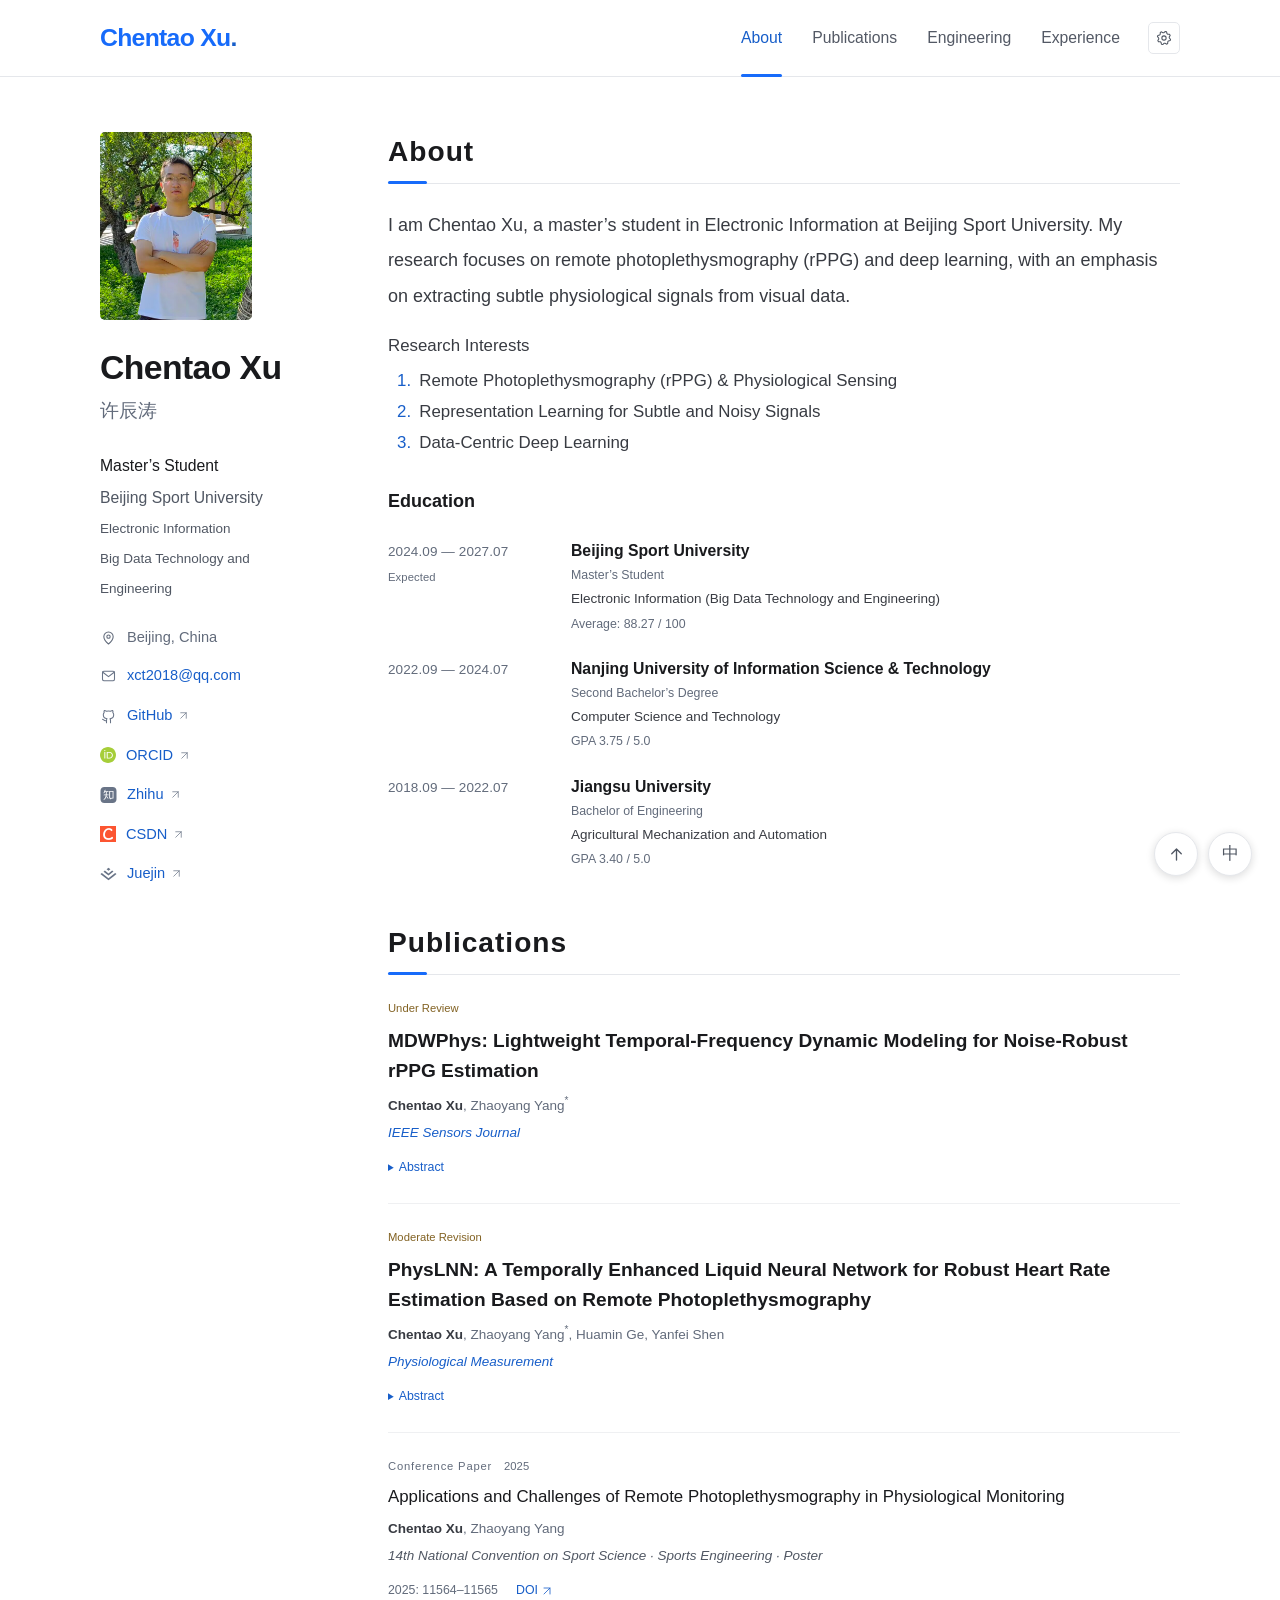
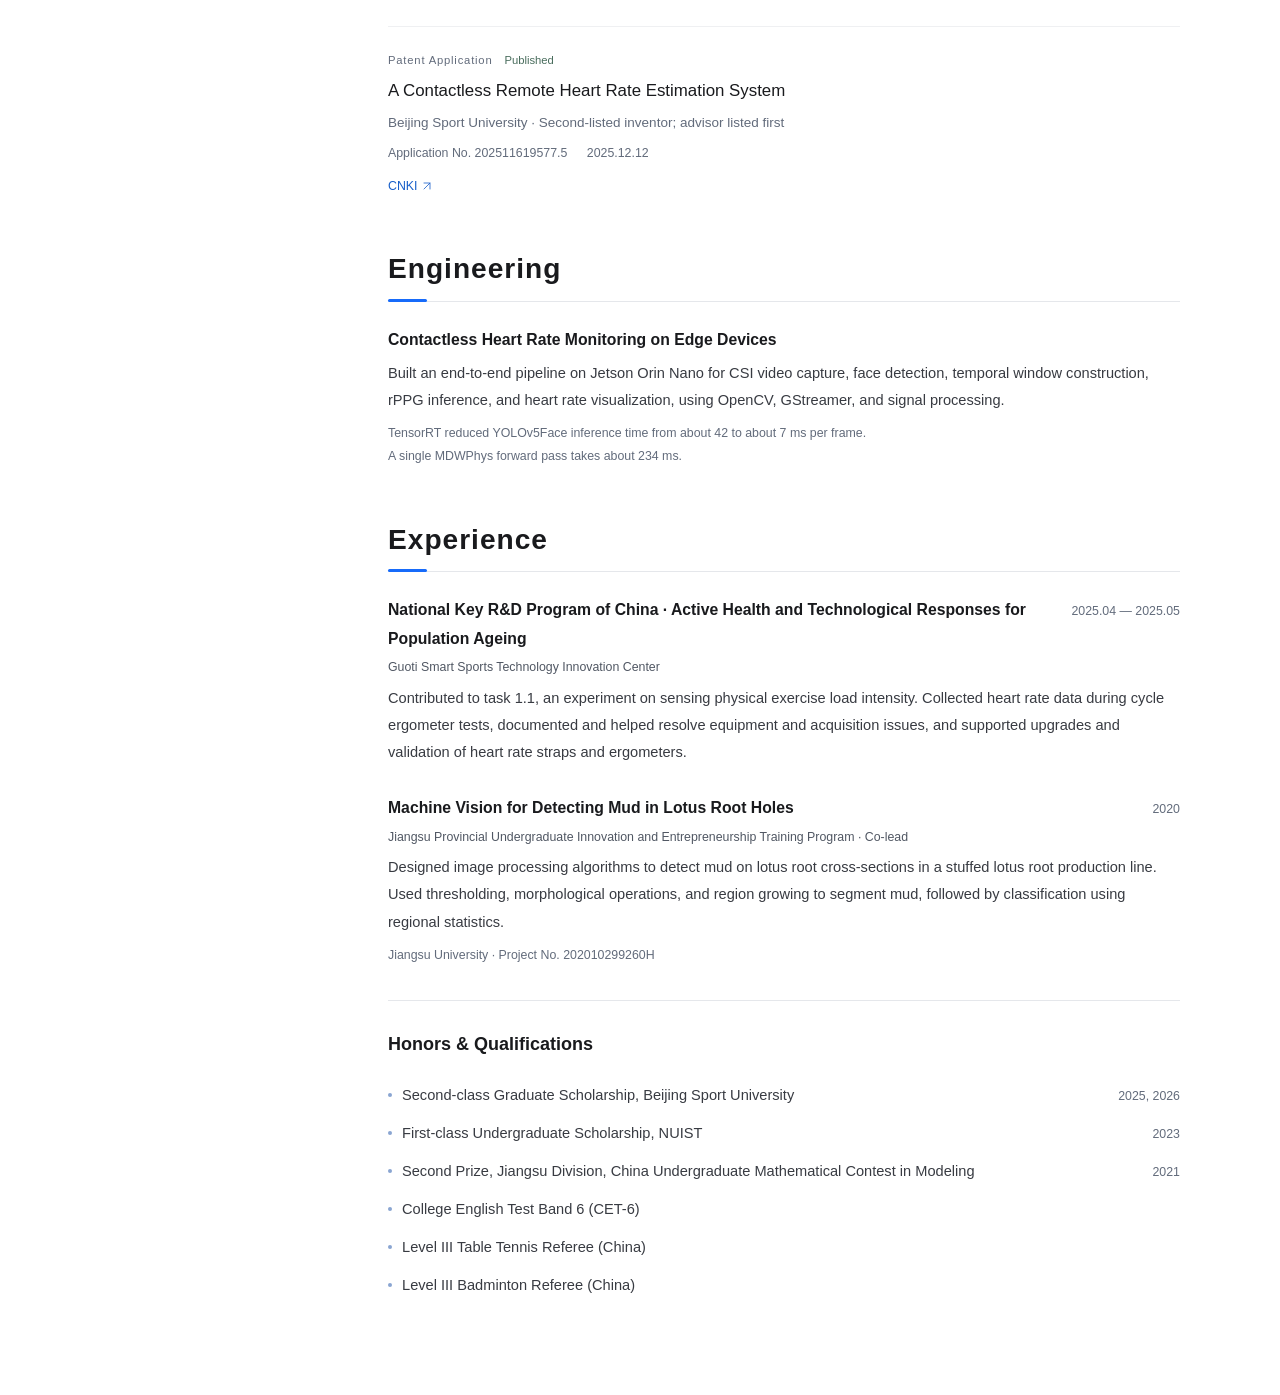
<file: index.html>
<!doctype html>
<html lang="en">
<head>
  <meta charset="utf-8">
  <meta name="viewport" content="width=device-width, initial-scale=1">
  <meta name="color-scheme" content="light dark">
  <meta name="theme-color" content="#ffffff" media="(prefers-color-scheme: light)">
  <meta name="theme-color" content="#1a1b1f" media="(prefers-color-scheme: dark)">
  <title>Chentao Xu · Academic Homepage</title>
  <meta name="description" content="Chentao Xu studies remote photoplethysmography (rPPG) and deep learning at Beijing Sport University, focusing on physiological sensing, subtle signal representation learning, and data-centric deep learning.">
  <link rel="canonical" href="https://tao355667.github.io/">
  <meta property="og:type" content="profile">
  <meta property="og:title" content="Chentao Xu · Academic Homepage">
  <meta property="og:description" content="Chentao Xu studies remote photoplethysmography (rPPG) and deep learning at Beijing Sport University, focusing on physiological sensing, subtle signal representation learning, and data-centric deep learning.">
  <meta property="og:url" content="https://tao355667.github.io/">
  <meta property="og:image" content="https://tao355667.github.io/assets/images/chentao-xu.jpg?v=2">
  <link rel="icon" type="image/svg+xml" sizes="any" href="assets/favicon.svg?v=2">
  <script async src="assets/visit.js?v=3"></script>
  <script src="assets/theme.js?v=4"></script>
  <link rel="stylesheet" href="assets/palette.css?v=4">
  <link rel="stylesheet" href="assets/style.css?v=10">
  <script src="assets/i18n.js?v=10" defer></script>
  <script src="assets/main.js?v=4" defer></script>
</head>
<body id="top">
  <a class="skip-link" href="#main" data-i18n="skip">Skip to content</a>
  <p id="visit-check" role="status" data-nosnippet>尚未启动上报，请确认此页可以运行 JavaScript。 / Waiting for the reporting script to run.</p>
  <svg class="icon-definitions" xmlns="http://www.w3.org/2000/svg" aria-hidden="true">
    <symbol id="icon-mail" viewBox="0 0 24 24"><rect x="3" y="5" width="18" height="14" rx="2"/><path d="m3 6 9 7 9-7"/></symbol>
    <symbol id="icon-location" viewBox="0 0 24 24"><path d="M19 10c0 5-7 11-7 11S5 15 5 10a7 7 0 1 1 14 0Z"/><circle cx="12" cy="10" r="2.5"/></symbol>
    <symbol id="icon-github" viewBox="0 0 24 24"><path d="M9 19c-4 1-4-2-6-2m12 5v-3.4a3 3 0 0 0-.8-2.3c2.7-.3 5.6-1.3 5.6-6a4.7 4.7 0 0 0-1.3-3.2 4.3 4.3 0 0 0-.1-3.2S17.4 3.6 15 5a11 11 0 0 0-6 0C6.6 3.6 5.6 3.9 5.6 3.9a4.3 4.3 0 0 0-.1 3.2A4.7 4.7 0 0 0 4.2 10c0 4.7 2.9 5.7 5.6 6A3 3 0 0 0 9 18.3V22"/></symbol>
    <symbol id="icon-arrow" viewBox="0 0 24 24"><path d="M6 18 18 6M6 6h12v12"/></symbol>
    <symbol id="icon-zhihu" viewBox="0 0 24 24"><path d="M5.721 0C2.251 0 0 2.25 0 5.719V18.28C0 21.751 2.252 24 5.721 24h12.56C21.751 24 24 21.75 24 18.281V5.72C24 2.249 21.75 0 18.281 0zm1.964 4.078c-.271.73-.5 1.434-.68 2.11h4.587c.545-.006.445 1.168.445 1.171H9.384a58.104 58.104 0 01-.112 3.797h2.712c.388.023.393 1.251.393 1.266H9.183a9.223 9.223 0 01-.408 2.102l.757-.604c.452.456 1.512 1.712 1.906 2.177.473.681.063 2.081.063 2.081l-2.794-3.382c-.653 2.518-1.845 3.607-1.845 3.607-.523.468-1.58.82-2.64.516 2.218-1.73 3.44-3.917 3.667-6.497H4.491c0-.015.197-1.243.806-1.266h2.71c.024-.32.086-3.254.086-3.797H6.598c-.136.406-.158.447-.268.753-.594 1.095-1.603 1.122-1.907 1.155.906-1.821 1.416-3.6 1.591-4.064.425-1.124 1.671-1.125 1.671-1.125zM13.078 6h6.377v11.33h-2.573l-2.184 1.373-.401-1.373h-1.219zm1.313 1.219v8.86h.623l.263.937 1.455-.938h1.456v-8.86z"/></symbol>
    <symbol id="icon-juejin" viewBox="0 0 24 24"><path d="m12 14.316 7.454-5.88-2.022-1.625L12 11.1l-.004.003-5.432-4.288-2.02 1.624 7.452 5.88Zm0-7.247 2.89-2.298L12 2.453l-.004-.005-2.884 2.318 2.884 2.3Zm0 11.266-.005.002-9.975-7.87L0 12.088l.194.156 11.803 9.308 7.463-5.885L24 12.085l-2.023-1.624Z"/></symbol>
  </svg>

  <header class="masthead">
    <div class="masthead-inner">
      <a class="site-name" href="#top" aria-label="Chentao Xu, back to top">Chentao Xu<span class="site-name-dot">.</span></a>
      <nav class="navigation" aria-label="Main navigation">
        <a class="nav-link is-active" href="#about" aria-current="location" data-i18n="nav.about">About</a>
        <a class="nav-link" href="#publications" data-i18n="nav.publications">Publications</a>
        <a class="nav-link" href="#research" data-i18n="nav.research">Engineering</a>
        <a class="nav-link" href="#experience" data-i18n="nav.experience">Experience</a>
      </nav>
      <div class="header-controls">
        <details class="settings-menu" hidden>
          <summary class="settings-toggle" aria-label="Settings" title="Settings"><svg class="icon" viewBox="0 0 24 24" aria-hidden="true"><polygon points="12.00,4.00 13.95,2.19 15.83,2.76 16.44,5.35 17.66,6.34 20.31,6.44 21.24,8.17 19.85,10.44 20.00,12.00 21.81,13.95 21.24,15.83 18.65,16.44 17.66,17.66 17.56,20.31 15.83,21.24 13.56,19.85 12.00,20.00 10.05,21.81 8.17,21.24 7.56,18.65 6.34,17.66 3.69,17.56 2.76,15.83 4.15,13.56 4.00,12.00 2.19,10.05 2.76,8.17 5.35,7.56 6.34,6.34 6.44,3.69 8.17,2.76 10.44,4.15"/><circle cx="12" cy="12" r="3.2"/></svg></summary>
          <div class="settings-panel">
            <div class="settings-row">
              <span class="settings-label theme-label">Theme</span>
              <div class="theme-switch control-group" role="group" aria-label="Color theme">
                <button class="control-button theme-option" type="button" data-theme="system" aria-label="Follow system" aria-pressed="true" title="Follow system"><svg class="icon" viewBox="0 0 24 24" aria-hidden="true"><rect x="3" y="4" width="18" height="13" rx="2"/><path d="M8 21h8m-4-4v4"/></svg></button>
                <button class="control-button theme-option" type="button" data-theme="light" aria-label="Light theme" aria-pressed="false" title="Light theme"><svg class="icon" viewBox="0 0 24 24" aria-hidden="true"><circle cx="12" cy="12" r="4"/><path d="M12 2v2m0 16v2M2 12h2m16 0h2M5 5l1.5 1.5m11 11L19 19M5 19l1.5-1.5m11-11L19 5"/></svg></button>
                <button class="control-button theme-option" type="button" data-theme="dark" aria-label="Dark theme" aria-pressed="false" title="Dark theme"><svg class="icon" viewBox="0 0 24 24" aria-hidden="true"><path d="M20.9 13.1A9 9 0 0 1 10.9 3a9 9 0 1 0 10 10.1Z"/></svg></button>
              </div>
            </div>
            <div class="settings-row">
              <span class="settings-label font-size-label">Text size</span>
              <div class="font-size-switch control-group" role="group" aria-label="Text size">
                <button class="control-button font-size-option" type="button" data-font-size="large" aria-label="Large text" aria-pressed="false" title="Large text">L</button>
                <button class="control-button font-size-option" type="button" data-font-size="medium" aria-label="Medium text" aria-pressed="true" title="Medium text">M</button>
                <button class="control-button font-size-option" type="button" data-font-size="small" aria-label="Small text" aria-pressed="false" title="Small text">S</button>
              </div>
            </div>
          </div>
        </details>
      </div>
    </div>
  </header>

  <div class="page-layout">
    <aside class="profile" aria-label="Profile">
      <div class="profile-intro">
        <img class="portrait" src="assets/images/chentao-xu.jpg?v=2" width="160" height="198" alt="Portrait of Chentao Xu" fetchpriority="high">
        <div class="profile-identity">
          <h1 data-i18n="name">Chentao Xu</h1>
          <p class="english-name" lang="zh-CN" data-i18n="otherName">许辰涛</p>
          <p class="profile-role" data-i18n="role">Master’s Student</p>
          <p class="profile-affiliation" data-i18n="affiliation">Beijing Sport University<br><span>Electronic Information<br>Big Data Technology and Engineering</span></p>
        </div>
      </div>
      <div class="profile-details">
        <p class="profile-location"><svg class="icon" aria-hidden="true"><use href="#icon-location"/></svg><span data-i18n="location">Beijing, China</span></p>
        <ul class="contact-links">
          <li><a href="mailto:xct2018@qq.com"><svg class="icon" aria-hidden="true"><use href="#icon-mail"/></svg>xct2018@qq.com</a></li>
          <li><a href="https://github.com/tao355667" target="_blank" rel="noopener noreferrer"><svg class="icon" aria-hidden="true"><use href="#icon-github"/></svg>GitHub<svg class="icon external-icon" aria-hidden="true"><use href="#icon-arrow"/></svg></a></li>
          <li><a href="https://orcid.org/0009-0002-0858-279X" target="_blank" rel="noopener noreferrer"><img class="brand-image" src="assets/icons/orcid.svg" width="16" height="16" alt="" aria-hidden="true">ORCID<svg class="icon external-icon" aria-hidden="true"><use href="#icon-arrow"/></svg></a></li>
          <li><a href="https://www.zhihu.com/people/vcvc-79-65-5" target="_blank" rel="noopener noreferrer"><svg class="icon brand-icon" aria-hidden="true"><use href="#icon-zhihu"/></svg><span data-i18n="zhihu">Zhihu</span><svg class="icon external-icon" aria-hidden="true"><use href="#icon-arrow"/></svg></a></li>
          <li><a href="https://blog.csdn.net/m0_63070489" target="_blank" rel="noopener noreferrer"><img class="brand-image" src="assets/icons/csdn.ico" width="16" height="16" alt="" aria-hidden="true">CSDN<svg class="icon external-icon" aria-hidden="true"><use href="#icon-arrow"/></svg></a></li>
          <li><a href="https://juejin.cn/user/3556272969881436" target="_blank" rel="noopener noreferrer"><svg class="icon brand-icon" aria-hidden="true"><use href="#icon-juejin"/></svg><span data-i18n="juejin">Juejin</span><svg class="icon external-icon" aria-hidden="true"><use href="#icon-arrow"/></svg></a></li>
        </ul>
      </div>
    </aside>

    <main id="main">
      <section id="about" class="section about-section" aria-labelledby="about-title">
        <div class="section-heading"><h2 id="about-title" data-i18n="about">About</h2></div>
        <p class="intro" data-i18n="intro">I am Chentao Xu, a master’s student in Electronic Information at Beijing Sport University. My research focuses on remote photoplethysmography (rPPG) and deep learning, with an emphasis on extracting subtle physiological signals from visual data.</p>
        <p class="interest-heading" id="interest-title" data-i18n="interest.title">Research Interests</p>
        <ol class="interest-list" aria-labelledby="interest-title">
          <li data-i18n="interest.rppg">Remote Photoplethysmography (rPPG) &amp; Physiological Sensing</li>
          <li data-i18n="interest.representation">Representation Learning for Subtle and Noisy Signals</li>
          <li data-i18n="interest.dataCentric">Data-Centric Deep Learning</li>
        </ol>

        <h3 class="subsection-heading" data-i18n="education">Education</h3>
        <div class="education-list">
          <article class="education-item"><div class="education-date">2024.09 — 2027.07<span data-i18n="expected">Expected</span></div><div><h4 data-i18n="education.bsu">Beijing Sport University <span class="degree">Master’s Student</span></h4><p data-i18n="education.masterMajor">Electronic Information (Big Data Technology and Engineering)</p><p class="education-note" data-i18n="education.average">Average: 88.27 / 100</p></div></article>
          <article class="education-item"><div class="education-date">2022.09 — 2024.07</div><div><h4 data-i18n="education.nuist">Nanjing University of Information Science &amp; Technology <span class="degree">Second Bachelor’s Degree</span></h4><p data-i18n="education.cs">Computer Science and Technology</p><p class="education-note">GPA 3.75 / 5.0</p></div></article>
          <article class="education-item"><div class="education-date">2018.09 — 2022.07</div><div><h4 data-i18n="education.jsu">Jiangsu University <span class="degree">Bachelor of Engineering</span></h4><p data-i18n="education.agriculture">Agricultural Mechanization and Automation</p><p class="education-note">GPA 3.40 / 5.0</p></div></article>
        </div>
      </section>

      <section id="publications" class="section" aria-labelledby="publications-title">
        <div class="section-heading"><h2 id="publications-title" data-i18n="publications">Publications</h2></div>
        <div class="publications-list">
          <article class="publication">
            <div class="publication-meta"><span class="status status-review" data-i18n="underReview">Under Review</span></div>
            <h3 lang="en">MDWPhys: Lightweight Temporal-Frequency Dynamic Modeling for Noise-Robust rPPG Estimation</h3>
            <p class="authors" lang="en"><strong>Chentao Xu</strong>, Zhaoyang Yang<sup>*</sup></p>
            <p class="venue" lang="en"><a href="https://www.letpub.com.cn/index.php?journalid=3352&amp;page=journalapp&amp;view=detail" target="_blank" rel="noopener noreferrer" title="LetPub">IEEE Sensors Journal</a></p>
            <details class="publication-details"><summary data-i18n="abstract">Abstract</summary><div class="abstract-content" lang="en"><p>Remote photoplethysmography (rPPG) has broad potential for <span class="nowrap">non-contact</span> health monitoring. However, rPPG estimation in realistic scenarios is strongly affected by multiple sources of <span class="nowrap">non-stationary</span> noise. Head motion and facial expressions cause local spatial misalignment, while illumination variations introduce dynamic chromatic disturbances. In addition, the quadratic complexity of conventional <span class="nowrap">self-attention</span> limits efficient deployment for long sequences. To address these challenges, we propose MDWPhys, a lightweight <span class="nowrap">spatial-temporal-frequency</span> dynamic modeling approach for rPPG waveform estimation. The proposed <span class="nowrap">Motion-Aware</span> Feature Encoder (MAFE) processes both raw facial frames and neighborhood differences between adjacent frames to characterize and suppress local spatial <span class="nowrap">non-stationary</span> noise caused by head motion and facial expressions. Spatial Attention Aggregation (SAA) then learns spatial weights according to the signal and noise characteristics of different facial regions, suppresses <span class="nowrap">noise-contaminated</span> areas, and aggregates informative spatial features into a feature sequence. For temporal modeling, the <span class="nowrap">Multi-Temporal</span> DeltaNet (<span class="nowrap">MT-DeltaNet</span>) uses linear attention and <span class="nowrap">parameter-shared</span> temporally shifted paths to aggregate information from different temporal contexts. The Wavelet <span class="nowrap">Feed-Forward</span> Network (Wavelet FFN) further separates <span class="nowrap">low-frequency</span> physiological trends from <span class="nowrap">high-frequency</span> <span class="nowrap">non-stationary</span> noise in the frequency domain and adaptively attenuates noisy components through learnable soft thresholding. <span class="nowrap">Intra-dataset</span> experiments on PURE, <span class="nowrap">UBFC-rPPG</span>, iBVP, and SCAMPS, together with <span class="nowrap">cross-dataset</span> evaluations under multiple training and testing settings, demonstrate that MDWPhys effectively improves robustness to multiple sources of <span class="nowrap">non-stationary</span> noise and achieves competitive estimation performance with low inference latency.</p></div></details>
          </article>
          <article class="publication">
            <div class="publication-meta"><span class="status status-review" data-i18n="revision">Moderate Revision</span></div>
            <h3 lang="en">PhysLNN: A Temporally Enhanced Liquid Neural Network for Robust Heart Rate Estimation Based on Remote Photoplethysmography</h3>
            <p class="authors" lang="en"><strong>Chentao Xu</strong>, Zhaoyang Yang<sup>*</sup>, Huamin Ge, Yanfei Shen</p>
            <p class="venue" lang="en"><a href="https://letpub.com.cn/index.php?journalid=6694&amp;page=journalapp&amp;view=detail" target="_blank" rel="noopener noreferrer" title="LetPub">Physiological Measurement</a></p>
            <details class="publication-details"><summary data-i18n="abstract">Abstract</summary><div class="abstract-content" lang="en"><p><em>Objective.</em> Remote photoplethysmography (rPPG) enables <span class="nowrap">non-contact</span> heart rate estimation from facial videos, but existing models often face a <span class="nowrap">trade-off</span> between robustness and computational efficiency. This study aims to develop a robust and <span class="nowrap">resource-efficient</span> framework for <span class="nowrap">non-contact</span> heart rate estimation applications.</p><p><em>Approach.</em> PhysLNN uses a streamlined front end that fuses <span class="nowrap">input-level</span> normalized frame differences with <span class="nowrap">feature-level</span> temporal difference convolution in a compact <span class="nowrap">3D-CNN</span> pipeline. This fusion embeds temporal enhancement into spatiotemporal feature extraction and supplies <span class="nowrap">pulse-related</span> features to an <span class="nowrap">NCP-wired</span> liquid module. The sparse NCP structure incorporates a compact recurrent bottleneck. Liquid <span class="nowrap">Time-Constant</span> (LTC) and <span class="nowrap">Closed-form</span> <span class="nowrap">Continuous-time</span> (CfC) units provide two variants.</p><p><em>Main results.</em> Evaluation on three public datasets, PURE, <span class="nowrap">UBFC-rPPG</span>, and iBVP, shows competitive HR estimation accuracy, with <span class="nowrap">cross-dataset</span> performance varying across transfer directions. In <span class="nowrap">intra-dataset</span> testing on PURE, PhysLNN obtains a Mean Absolute Error (MAE) of <span class="nowrap">0.14 bpm</span>. In <span class="nowrap">cross-dataset</span> testing, PhysLNN demonstrates strong generalization in selected transfer directions. For example, <span class="nowrap">PhysLNN-LTC</span> achieves MAEs of <span class="nowrap">0.30 bpm</span> and <span class="nowrap">0.26 bpm</span> when transferred to PURE from <span class="nowrap">UBFC-rPPG</span> and iBVP, respectively. Compared with mainstream methods, PhysLNN also requires fewer parameters, <span class="nowrap">multiply-accumulate</span> operations, and GPU memory.</p><p><em>Significance.</em> The results indicate that <span class="nowrap">continuous-time</span> dynamic modeling can model rPPG signals while maintaining computational efficiency. PhysLNN provides a robust and lightweight solution for <span class="nowrap">video-based</span> physiological measurement, supporting accurate and <span class="nowrap">resource-efficient</span> heart rate monitoring from facial videos.</p></div></details>
          </article>
          <article class="publication">
            <div class="publication-meta"><span class="publication-type" data-i18n="conference">Conference Paper</span><span class="publication-year">2025</span></div>
            <h3 class="chinese-title" data-i18n="conference.title">Applications and Challenges of Remote Photoplethysmography in Physiological Monitoring</h3>
            <p class="authors" data-i18n="conference.authors"><strong>Chentao Xu</strong>, Zhaoyang Yang</p>
            <p class="venue" data-i18n="conference.venue">14th National Convention on Sport Science · Sports Engineering · Poster</p>
            <div class="publication-links"><span data-i18n="conference.pages">2025: 11564–11565</span><a href="https://doi.org/10.26914/c.cnkihy.2025.102496" target="_blank" rel="noopener noreferrer">DOI<svg class="icon" aria-hidden="true"><use href="#icon-arrow"/></svg></a></div>
          </article>
          <article class="publication patent">
            <div class="publication-meta"><span class="publication-type" data-i18n="patent">Patent Application</span><span class="status status-published" data-i18n="patent.status">Published</span></div>
            <h3 class="chinese-title" data-i18n="patent.title">A Contactless Remote Heart Rate Estimation System</h3>
            <p class="authors" data-i18n="patent.authors">Beijing Sport University · Second-listed inventor; advisor listed first</p>
            <p class="patent-number" data-i18n="patent.number">Application No. 202511619577.5 <span>2025.12.12</span></p>
            <div class="publication-links"><a href="https://kns.cnki.net/kcms2/article/abstract?v=zzYz819MWWjddgpyPM_9dmKTOfdz8ACEoCl8pIi2MsTeCSnv2JRAofvp05IMgc0Jo0-pn2979KMQnzMLEhQYs4OljUFuzzlGQe-JmGeeEq_7AI9UvU5yKRX2soOOS8ogVxxkohHgPDRym3njDXBG6fQDWYLa5TmveYIN_pPoC3BL1RfJZnBzlw==" target="_blank" rel="noopener noreferrer"><span data-i18n="patent.link">CNKI</span><svg class="icon" aria-hidden="true"><use href="#icon-arrow"/></svg></a></div>
          </article>
        </div>
      </section>

      <section id="research" class="section" aria-labelledby="research-title">
        <div class="section-heading"><h2 id="research-title" data-i18n="research">Engineering</h2></div>
        <article class="research-item">
          <h3 data-i18n="research.system.title">Contactless Heart Rate Monitoring on Edge Devices</h3>
          <p data-i18n="research.system.description">Built an end-to-end pipeline on Jetson Orin Nano for CSI video capture, face detection, temporal window construction, rPPG inference, and heart rate visualization, using OpenCV, GStreamer, and signal processing.</p>
          <p class="technical-note" data-i18n="research.system.performance">TensorRT reduced YOLOv5Face inference time from about 42 to about 7 ms per frame.<br>A single MDWPhys forward pass takes about 234 ms.</p>
        </article>
      </section>

      <section id="experience" class="section" aria-labelledby="experience-title">
        <div class="section-heading"><h2 id="experience-title" data-i18n="experience">Experience</h2></div>
        <article class="experience-item">
          <div class="item-heading"><h3 data-i18n="experience.guoti.program">National Key R&amp;D Program of China · Active Health and Technological Responses for Population Ageing</h3><span class="date">2025.04 — 2025.05</span></div>
          <p class="experience-subtitle" data-i18n="experience.guoti">Guoti Smart Sports Technology Innovation Center</p>
          <p data-i18n="experience.guoti.description">Contributed to task 1.1, an experiment on sensing physical exercise load intensity. Collected heart rate data during cycle ergometer tests, documented and helped resolve equipment and acquisition issues, and supported upgrades and validation of heart rate straps and ergometers.</p>
        </article>
        <article class="experience-item">
          <div class="item-heading"><h3 data-i18n="experience.lotus">Machine Vision for Detecting Mud in Lotus Root Holes</h3><span class="date">2020</span></div>
          <p class="experience-subtitle" data-i18n="experience.lotus.program">Jiangsu Provincial Undergraduate Innovation and Entrepreneurship Training Program · Co-lead</p>
          <p data-i18n="experience.lotus.description">Designed image processing algorithms to detect mud on lotus root cross-sections in a stuffed lotus root production line. Used thresholding, morphological operations, and region growing to segment mud, followed by classification using regional statistics.</p>
          <p class="technical-note" data-i18n="experience.lotus.number">Jiangsu University · Project No. 202010299260H</p>
        </article>

        <h3 class="subsection-heading awards-heading" data-i18n="honors">Honors &amp; Qualifications</h3>
        <ul class="awards-list">
          <li><span data-i18n="honors.bsu">Second-class Graduate Scholarship, Beijing Sport University</span><span class="date" data-i18n="honors.years">2025, 2026</span></li>
          <li><span data-i18n="honors.nuist">First-class Undergraduate Scholarship, NUIST</span><span class="date">2023</span></li>
          <li><span data-i18n="honors.math">Second Prize, Jiangsu Division, China Undergraduate Mathematical Contest in Modeling</span><span class="date">2021</span></li>
          <li><span data-i18n="qualifications.english">College English Test Band 6 (CET-6)</span></li>
          <li><span data-i18n="qualifications.tableTennis">Level III Table Tennis Referee (China)</span></li>
          <li><span data-i18n="qualifications.badminton">Level III Badminton Referee (China)</span></li>
        </ul>
      </section>
    </main>
  </div>
  <div class="floating-actions" role="group" aria-label="Page controls">
    <a class="floating-button back-to-top" href="#top" aria-label="Back to top" title="Back to top"><svg class="icon" viewBox="0 0 24 24" aria-hidden="true"><path d="M12 19V5m-6 6 6-6 6 6"/></svg></a>
    <button class="floating-button floating-language-toggle" type="button" lang="zh-CN" aria-label="切换为中文" title="切换为中文" hidden><span class="floating-language-label">中</span></button>
  </div>
</body>
</html>
</file>
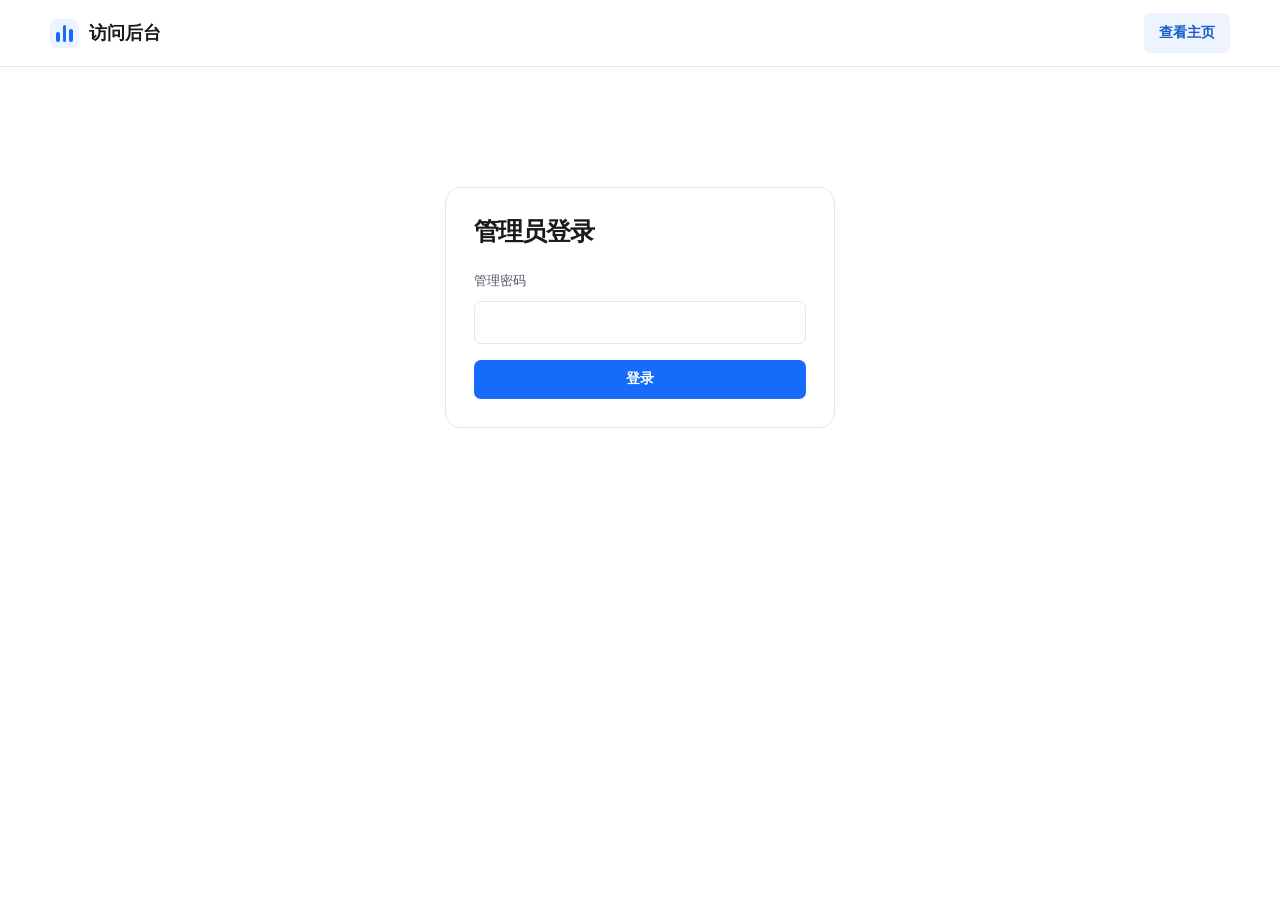
<file: cms/index.html>
<!doctype html>
<html lang="zh-CN">
<head>
  <meta charset="utf-8">
  <meta name="viewport" content="width=device-width, initial-scale=1">
  <meta name="robots" content="noindex, nofollow, noarchive">
  <meta name="referrer" content="no-referrer">
  <meta name="color-scheme" content="light dark">
  <meta name="theme-color" content="#ffffff" media="(prefers-color-scheme: light)">
  <meta name="theme-color" content="#1a1b1f" media="(prefers-color-scheme: dark)">
  <meta http-equiv="Content-Security-Policy" content="default-src 'none'; script-src 'self'; style-src 'self'; img-src 'self'; connect-src https://academic-homepage-traffic.xct714328058.workers.dev; base-uri 'none'; form-action 'none'">
  <title>访问后台</title>
  <link rel="icon" href="/assets/favicon.svg" type="image/svg+xml">
  <script src="/assets/theme.js?v=4"></script>
  <link rel="stylesheet" href="/assets/palette.css?v=1">
  <link rel="stylesheet" href="./admin.css?v=4">
  <script src="./admin.js?v=5" defer></script>
</head>
<body>
  <header class="mast"><div class="wrap mast-inner">
    <div class="brand"><span class="brand-mark" aria-hidden="true"><i></i><i></i><i></i></span>访问后台</div>
    <div class="actions"><a class="button subtle" href="/">查看主页</a><button id="logout" hidden>退出登录</button></div>
  </div></header>
  <main class="wrap">
    <section id="login" class="login panel">
      <h1>管理员登录</h1>
      <form id="login-form" method="post">
        <label for="password">管理密码</label>
        <input type="password" id="password" name="password" required autocomplete="current-password" spellcheck="false">
        <button class="primary" type="submit">登录</button>
      </form>
      <noscript>请启用 JavaScript 后登录。</noscript>
    </section>
    <div id="workspace" hidden>
      <nav class="sidebar" aria-label="后台导航">
        <button id="nav-traffic" type="button" aria-controls="dashboard" aria-pressed="true">
          <svg viewBox="0 0 24 24" aria-hidden="true"><path d="M3 19h18M6 15v-4m6 4V5m6 10V8"/></svg>流量监控
        </button>
        <button id="nav-settings" type="button" aria-controls="settings" aria-pressed="false">
          <svg viewBox="0 0 24 24" aria-hidden="true"><path d="M4 7h5m5 0h6M4 17h9m5 0h2"/><circle cx="11.5" cy="7" r="2.5"/><circle cx="15.5" cy="17" r="2.5"/></svg>设置
        </button>
      </nav>
      <div class="work-area">
        <section id="dashboard">
          <div class="heading"><div><h1>访问概览</h1><p class="caption" id="period">近 7 天 · 北京时间</p></div><button id="refresh" class="subtle">刷新数据</button></div>
          <div class="metrics panel">
            <div><span>今日浏览量</span><strong id="today">—</strong></div>
            <div><span>近 7 天浏览量</span><strong id="week">—</strong></div>
            <div><span>独立 IP 数</span><strong id="ips">—</strong></div>
            <div><span>已知城市数</span><strong id="city-count">—</strong></div>
          </div>
          <div class="charts">
            <figure class="panel"><figcaption>每日浏览量</figcaption><ol id="trend"></ol></figure>
            <section class="panel city-panel"><h2>访问较多的城市</h2><ol id="cities"></ol><p id="city-empty" class="caption" hidden>暂无已知城市</p></section>
          </div>
          <section class="panel records">
            <div class="heading"><div><h2>访问明细</h2><p id="matches" class="caption" aria-live="polite"></p></div><span class="time-zone">北京时间</span></div>
            <form id="filters" method="post">
              <label>开始时间<input id="from" type="datetime-local" name="from"></label>
              <label>结束时间<input id="to" type="datetime-local" name="to"></label>
              <label>公网 IP<input id="ip" type="search" name="ip" placeholder="完整 IP 或片段" maxlength="64" autocomplete="off"></label>
              <label>城市<input id="city" type="search" name="city" placeholder="城市名称或片段" maxlength="100" autocomplete="off"></label>
              <div class="filter-actions"><button class="primary" type="submit">筛选</button><button id="clear" type="button">清除</button></div>
            </form>
            <table>
              <thead><tr><th scope="col">入库时间</th><th scope="col">公网 IP</th><th scope="col">推测位置</th><th scope="col">访问环境</th><th scope="col">来源网站</th></tr></thead>
              <tbody id="rows"></tbody>
            </table>
            <div id="pager">
              <div class="size-picker"><span id="size-label">每页条数</span><div class="segments" role="group" aria-labelledby="size-label">
                <button data-size="20" aria-pressed="true">20</button><button data-size="50" aria-pressed="false">50</button><button data-size="100" aria-pressed="false">100</button>
              </div></div>
              <div class="page-controls"><button id="previous">上一页</button><span id="page-number">—</span><button id="next">下一页</button></div>
            </div>
          </section>
        </section>
        <section id="settings" hidden>
          <h1>设置</h1>
          <section class="panel password-panel" aria-labelledby="password-title">
            <h2 id="password-title">修改密码</h2>
            <form id="password-form" method="post">
              <label for="current-password">当前密码</label>
              <input id="current-password" name="current" type="password" autocomplete="current-password" required>
              <label for="new-password">新密码</label>
              <input id="new-password" name="new" type="password" autocomplete="new-password" aria-describedby="password-hint" required>
              <p id="password-hint" class="caption">6 至 128 个字符，可使用中文、空格和符号。</p>
              <label for="confirm-password">确认新密码</label>
              <input id="confirm-password" type="password" autocomplete="new-password" required>
              <p class="caption">保存后，所有设备都需要用新密码重新登录。</p>
              <button type="submit" class="primary">保存新密码</button>
            </form>
          </section>
        </section>
      </div>
    </div>
    <p id="status" role="status" aria-live="polite"></p>
  </main>
</body>
</html>
</file>
<file: assets/palette.css>
:root {
  color-scheme: light;
  --home-canvas: var(--page);
  --page: #ffffff;
  --ink: #191a1d;
  --body: #383b42;
  --muted: #626b7b;
  --brand: #176bfa;
  --on-brand: #ffffff;
  --accent: #175ec9;
  --line: #e5e7eb;
  --line-soft: #eff0f2;
  --surface: #f6f7f9;
  --navigation: #535965;
  --secondary: #505763;
  --icon: #697487;
  --tag-surface: #edf3ff;
  --review-text: #826223;
  --published-text: #486c5c;
  --publication-title: #191a1d;
  --summary-rule: #90b7ff;
  --list-marker: #8aa5d1;
  --selection: #dce9ff;
  --masthead-surface: rgba(255, 255, 255, .97);
  --shadow: rgba(0, 0, 0, .14);
  --sans: -apple-system, BlinkMacSystemFont, "Segoe UI", "PingFang SC", "Hiragino Sans GB", "Microsoft YaHei", sans-serif;
}
@media screen and (prefers-color-scheme: dark) {
  :root:not([data-theme="light"]):not([data-theme="dark"]) {
    color-scheme: dark;
    --home-canvas: #141518;
    --page: #1a1b1f;
    --ink: #f4f5f6;
    --body: #d0d1d6;
    --muted: #a2a8b5;
    --brand: #598fff;
    --on-brand: #101723;
    --accent: #6797ff;
    --line: #35373d;
    --line-soft: #2c2e34;
    --surface: #222429;
    --navigation: #c0c4ce;
    --secondary: #b4bbc8;
    --icon: #9aa4b7;
    --tag-surface: #202e48;
    --review-text: #ddc38b;
    --published-text: #a9cfba;
    --publication-title: #f4f5f6;
    --summary-rule: #476bad;
    --list-marker: #7594c9;
    --selection: #2a4065;
    --masthead-surface: rgba(26, 27, 31, .97);
    --shadow: rgba(0, 0, 0, .32);
  }
}
@media screen {
  :root[data-theme="dark"] {
    color-scheme: dark;
    --home-canvas: #141518;
    --page: #1a1b1f;
    --ink: #f4f5f6;
    --body: #d0d1d6;
    --muted: #a2a8b5;
    --brand: #598fff;
    --on-brand: #101723;
    --accent: #6797ff;
    --line: #35373d;
    --line-soft: #2c2e34;
    --surface: #222429;
    --navigation: #c0c4ce;
    --secondary: #b4bbc8;
    --icon: #9aa4b7;
    --tag-surface: #202e48;
    --review-text: #ddc38b;
    --published-text: #a9cfba;
    --publication-title: #f4f5f6;
    --summary-rule: #476bad;
    --list-marker: #7594c9;
    --selection: #2a4065;
    --masthead-surface: rgba(26, 27, 31, .97);
    --shadow: rgba(0, 0, 0, .32);
  }
}
</file>
<file: assets/style.css>
* { box-sizing: border-box; }
html { font-size: 112.5%; scroll-behavior: smooth; scroll-padding-top: 105px; }
html[data-font-size="small"] { font-size: 100%; }
html[data-font-size="medium"] { font-size: 112.5%; }
html[data-font-size="large"] { font-size: 125%; }
body { margin: 0; color: var(--body); background: var(--page); font: 0.9375rem/1.85 var(--sans); -webkit-font-smoothing: antialiased; }
a { color: var(--accent); text-decoration: none; text-underline-offset: 4px; }
a:hover { text-decoration: underline; }
a, button, summary { -webkit-tap-highlight-color: transparent; }
a:focus-visible, button:focus-visible, summary:focus-visible, select:focus-visible { outline: 2px solid var(--accent); outline-offset: 5px; border-radius: 2px; }
::selection { color: var(--ink); background: var(--selection); }
p, h1, h2, h3, h4 { margin: 0; }
strong { color: var(--ink); font-weight: 600; }
.icon-definitions { position: absolute; width: 0; height: 0; overflow: hidden; }
.icon { width: 17px; height: 17px; flex: 0 0 17px; fill: none; stroke: currentColor; stroke-width: 1.6; stroke-linecap: round; stroke-linejoin: round; }
.skip-link { position: fixed; top: -70px; left: 15px; z-index: 100; padding: 8px 16px; background: var(--page); box-shadow: 0 2px 12px var(--shadow); }
.skip-link:focus { top: 12px; }
.masthead { position: sticky; top: 0; z-index: 10; border-bottom: 1px solid var(--line); background: var(--masthead-surface); }
.masthead-inner { max-width: 1136px; height: 76px; margin: 0 auto; padding: 0 28px; display: flex; align-items: center; }
.site-name { flex-shrink: 0; color: var(--brand); font-family: var(--sans); font-size: 1.375rem; font-weight: 700; letter-spacing: -.7px; }
.site-name:hover { text-decoration: none; }
.site-name-dot { color: var(--accent); }
.header-controls { display: flex; flex-shrink: 0; align-items: center; gap: 8px; margin-left: 28px; }
.site-name + .header-controls { margin-left: auto; }
.control-group { display: inline-flex; align-items: center; gap: 2px; padding: 2px; border: 1px solid var(--line); border-radius: 5px; background: var(--page); }
.header-controls[hidden], .control-group[hidden], .settings-menu[hidden] { display: none; }
.control-button { appearance: none; display: inline-flex; align-items: center; justify-content: center; height: 28px; padding: 0 7px; border: 0; border-radius: 3px; color: var(--secondary); background: transparent; font: 0.6875rem/1 var(--sans); white-space: nowrap; cursor: pointer; }
.control-button:hover { color: var(--accent); background: var(--surface); }
.control-button[aria-pressed="true"] { color: var(--accent); background: var(--tag-surface); font-weight: 600; }
.control-button:focus-visible { outline-offset: 2px; }
.settings-menu { position: relative; flex-shrink: 0; }
.settings-menu[open] { z-index: 1; }
.settings-toggle { display: flex; align-items: center; justify-content: center; width: 32px; height: 32px; border: 1px solid var(--line); border-radius: 5px; color: var(--secondary); background: var(--page); list-style: none; cursor: pointer; }
.settings-toggle::marker { content: ""; }
.settings-toggle::-webkit-details-marker { display: none; }
.settings-toggle:hover, .settings-menu[open] .settings-toggle { color: var(--accent); background: var(--surface); }
.settings-toggle:focus-visible { outline-offset: 3px; }
.settings-toggle .icon { width: 16px; height: 16px; flex-basis: 16px; }
.settings-panel { position: absolute; top: calc(100% + 9px); right: 0; z-index: 20; width: 220px; max-width: calc(100vw - 36px); padding: 12px; border: 1px solid var(--line); border-radius: 6px; background: var(--page); box-shadow: 0 5px 16px var(--shadow); }
.settings-row { display: flex; align-items: center; justify-content: space-between; gap: 16px; }
.settings-row + .settings-row { margin-top: 12px; }
.settings-label { color: var(--body); font: 0.75rem/1.5 var(--sans); }
.theme-option { width: 30px; padding: 0; }
.theme-option .icon { width: 16px; height: 16px; flex-basis: 16px; }
.font-size-switch .font-size-option { width: 30px; padding: 0; font-size: .8125rem; }
[data-page="not-found"] .settings-menu { margin-left: auto; }
.navigation { display: flex; align-self: stretch; align-items: stretch; gap: 30px; margin-left: auto; }
.nav-link { position: relative; display: flex; align-items: center; color: var(--navigation); font-size: 0.875rem; white-space: nowrap; }
.nav-link:hover, .nav-link.is-active { color: var(--accent); text-decoration: none; }
.nav-link.is-active::after { content: ""; position: absolute; height: 3px; border-radius: 3px; background: var(--brand); bottom: -1px; left: 0; right: 0; }
.page-layout { display: grid; grid-template-columns: 220px minmax(0, 1fr); gap: 68px; max-width: 1136px; margin: 0 auto; padding: 55px 28px calc(96px + env(safe-area-inset-bottom, 0px)); }
.page-layout main > .section:last-child { margin-bottom: 0; }
.profile { align-self: start; position: static; top: 121px; }
@media screen {
  #top { background: var(--home-canvas); }
}
.profile.is-sticky { position: sticky; }
.portrait { width: 152px; height: 188px; display: block; border-radius: 5px; object-fit: cover; object-position: center; background: var(--surface); }
.profile h1 { color: var(--ink); font-family: var(--sans); font-weight: 700; font-size: 1.875rem; line-height: 1.4; letter-spacing: -.6px; margin-top: 24px; }
.profile-identity { min-width: 0; overflow-wrap: break-word; }
.profile h1:lang(zh) { letter-spacing: 3px; }
.english-name { color: var(--muted); font-family: var(--sans); font-size: 1.0625rem; margin-top: 2px; }
.profile-role { color: var(--ink); font-size: 0.875rem; margin-top: 22px; }
.profile-affiliation { color: var(--secondary); font-size: 0.875rem; line-height: 1.9; margin-top: 3px; }
.profile-affiliation span { font-size: 0.75rem; }
.profile-details { font-size: 0.8125rem; }
.profile-location { display: flex; align-items: center; gap: 10px; margin-top: 22px; color: var(--muted); }
.profile-location .icon { width: 16px; height: 16px; }
.contact-links { list-style: none; padding: 0; margin: 11px 0 0; display: grid; gap: 9px; }
.contact-links a { display: inline-flex; align-items: center; gap: 10px; color: var(--accent); }
.contact-links a:hover { color: var(--accent); }
.contact-links .icon { color: var(--icon); width: 16px; height: 16px; }
.contact-links .external-icon { width: 11px; height: 11px; flex-basis: 11px; margin-left: -4px; }
.contact-links .brand-icon { fill: currentColor; stroke: none; }
.contact-links .brand-image { display: block; width: 16px; height: 16px; flex: 0 0 16px; object-fit: contain; }
main { min-width: 0; }
#visit-check { display: none; }
#visit-check:target { display: block; margin: 0; padding: 12px 24px; background: var(--surface); color: var(--ink); }
.section { margin-bottom: 52px; scroll-margin-top: 5px; }
.section-heading { display: flex; align-items: baseline; gap: 15px; padding-bottom: 12px; border-bottom: 1px solid var(--line); margin-bottom: 24px; }
.section-heading h2 { position: relative; color: var(--ink); font-family: var(--sans); font-size: 1.5625rem; line-height: 1.4; font-weight: 700; letter-spacing: 1px; }
@media screen {
  .section-heading h2::after { content: ""; position: absolute; left: 0; bottom: -13px; width: 1.4em; height: 3px; border-radius: 2px; background: var(--brand); }
}
.about-section > p { margin-bottom: 12px; }
.intro { font-size: 1rem; line-height: 1.95; }
.about-section > .interest-heading { margin: 16px 0 4px; }
.interest-list { margin: 0 0 26px; padding-inline-start: 1.65em; }
.interest-list li { padding-inline-start: .2em; }
.interest-list li::marker { color: var(--accent); font-variant-numeric: tabular-nums; }
.subsection-heading { color: var(--ink); font-size: 1rem; font-weight: 600; margin-bottom: 20px; }
.education-list { display: grid; gap: 21px; }
.education-item { display: grid; grid-template-columns: 160px minmax(0, 1fr); gap: 23px; }
.education-date { font-size: 0.75rem; font-variant-numeric: tabular-nums; color: var(--muted); padding-top: 2px; letter-spacing: .1px; white-space: nowrap; }
.education-date > span { display: block; font-size: 0.625rem; color: var(--muted); margin-top: 2px; }
.education-item h4 { font-size: 0.875rem; font-weight: 600; color: var(--ink); line-height: 1.65; }
.degree { display: inline-block; font-size: 0.6875rem; font-weight: 400; color: var(--muted); margin-left: 11px; }
.degree:lang(en) { display: block; margin: 1px 0 0; }
.education-item h4, .education-item p { overflow-wrap: break-word; }
.education-item p { font-size: 0.75rem; line-height: 1.8; margin-top: 2px; }
.education-item .education-note { color: var(--muted); font-size: 0.6875rem; margin-top: 1px; }
.publication { padding-bottom: 24px; margin-bottom: 24px; border-bottom: 1px solid var(--line-soft); }
.publication:last-child { padding-bottom: 0; margin-bottom: 0; border-bottom: 0; }
.publication-meta { display: flex; flex-wrap: wrap; align-items: center; gap: 12px; margin-bottom: 9px; font-size: 0.625rem; line-height: 1.6; }
.publication-type { color: var(--muted); letter-spacing: .8px; }
.status { font-size: 0.625rem; }
.status-review { color: var(--review-text); }
.status-published { color: var(--published-text); }
.publication-year { color: var(--muted); }
.publication h3 { font-size: 1.0625rem; font-family: var(--sans); line-height: 1.55; font-weight: 600; color: var(--publication-title); margin-bottom: 7px; }
.publication h3 { overflow-wrap: break-word; }
.publication .chinese-title { font-family: var(--sans); font-weight: 500; font-size: 0.9375rem; }
.authors { font-size: 0.75rem; color: var(--muted); line-height: 1.8; }
.authors strong { font-weight: 600; color: var(--body); }
sup { font-size: 0.5625rem; }
.venue { font-size: 0.75rem; margin-top: 3px; color: var(--secondary); }
.venue:lang(en) { font-style: italic; }
.publication-details { margin-top: 10px; font-size: 0.75rem; }
.publication-details summary { width: fit-content; cursor: pointer; color: var(--accent); font-size: 0.6875rem; }
.publication-details summary::marker { font-size: 0.5625rem; }
.abstract-content { margin-top: 10px; padding-inline-start: 16px; border-inline-start: 2px solid var(--summary-rule); font-size: 0.8125rem; line-height: 1.9; white-space: normal; word-break: normal; overflow-wrap: break-word; hyphens: none; }
.abstract-content p + p { margin-top: 12px; }
.abstract-content .nowrap { white-space: nowrap; }
.publication-links { margin-top: 10px; display: flex; align-items: center; gap: 18px; font-size: 0.6875rem; color: var(--muted); }
.publication-links a { display: inline-flex; align-items: center; gap: 3px; }
.publication-links .icon { width: 12px; height: 12px; flex-basis: 12px; }
.patent-number { font-size: 0.6875rem; color: var(--muted); margin-top: 6px; }
.patent-number span { margin-left: 16px; }
.research-item h3, .experience-item h3 { font-size: 0.875rem; font-weight: 600; color: var(--ink); line-height: 1.8; }
.research-item p, .experience-item > p { font-size: 0.8125rem; margin-top: 6px; }
.research-item .technical-note, .experience-item .technical-note { color: var(--muted); font-size: 0.6875rem; line-height: 1.85; margin-top: 8px; }
.experience-item { margin-bottom: 28px; }
.item-heading { display: flex; justify-content: space-between; align-items: baseline; gap: 15px; }
.date { flex-shrink: 0; font-size: 0.6875rem; color: var(--muted); font-variant-numeric: tabular-nums; }
.experience-item .experience-subtitle { color: var(--secondary); font-size: 0.6875rem; margin-top: 3px; }
.awards-heading { border-top: 1px solid var(--line); padding-top: 27px; margin-top: 34px; }
.awards-list { list-style: none; margin: 0; padding: 0; display: grid; gap: 11px; }
.awards-list li { position: relative; isolation: isolate; padding-left: 14px; display: flex; align-items: baseline; justify-content: space-between; gap: 20px; font-size: 0.8125rem; transition: color .15s ease; }
.awards-list li::before { content: ""; width: 4px; height: 4px; background: var(--list-marker); border-radius: 50%; position: absolute; left: 0; top: .925em; transform: translateY(-50%); transition: background-color .15s ease; }
.awards-list li::after { content: ""; position: absolute; inset: -4px -8px; z-index: -1; border: 1px solid transparent; border-radius: 4px; background: transparent; pointer-events: none; transition: background-color .15s ease, border-color .15s ease; }
.awards-list .date { transition: color .15s ease; }
@media screen and (hover: hover) and (pointer: fine) {
  .awards-list li:hover { color: var(--ink); }
  .awards-list li:hover::after { background: var(--surface); border-color: var(--line); }
  .awards-list li:hover::before { background: var(--accent); }
  .awards-list li:hover .date { color: var(--accent); }
}
.floating-actions { position: fixed; right: calc(28px + env(safe-area-inset-right, 0px)); bottom: calc(24px + env(safe-area-inset-bottom, 0px)); z-index: 20; display: flex; align-items: center; gap: 10px; }
.floating-button { appearance: none; display: inline-flex; flex: 0 0 44px; align-items: center; justify-content: center; width: 44px; height: 44px; padding: 0; border: 1px solid var(--line); border-radius: 50%; color: var(--secondary); background: var(--page); box-shadow: 0 2px 9px var(--shadow); font: 600 0.75rem/1 var(--sans); text-decoration: none; cursor: pointer; transition: color .15s ease, background-color .15s ease; }
.floating-actions[hidden], .floating-button[hidden] { display: none; }
.floating-button:hover { color: var(--accent); background: var(--surface); text-decoration: none; }
.floating-button:focus-visible { border-radius: 50%; outline: 2px solid var(--accent); outline-offset: 4px; }
.floating-button .icon { width: 19px; height: 19px; flex-basis: 19px; stroke-width: 1.7; }
.floating-language-toggle:lang(zh) .floating-language-label { font-size: 0.9375rem; font-weight: 500; }
[data-page="not-found"] main { padding-bottom: calc(96px + env(safe-area-inset-bottom, 0px)); }
@media (min-width: 1500px) { .masthead-inner, .page-layout { max-width: 1190px; } .page-layout { gap: 82px; } }
@media (max-width: 1000px) {
  .page-layout { grid-template-columns: 195px minmax(0, 1fr); gap: 40px; padding-top: 40px; }
  .navigation { gap: 23px; }
  .education-item { grid-template-columns: 142px minmax(0, 1fr); gap: 13px; }
  .degree { display: block; margin: 1px 0 0; }
  .item-heading { flex-wrap: wrap; gap: 2px 15px; }
}
@media (max-width: 900px) {
  html { scroll-padding-top: 128px; }
  .masthead-inner { flex-wrap: wrap; height: auto; min-height: 70px; row-gap: 8px; padding: 15px 23px; }
  .site-name { font-size: 1.3125rem; }
  .header-controls { order: 1; margin-left: auto; }
  .navigation { order: 2; width: 100%; min-width: 0; height: 46px; gap: 0; justify-content: space-between; margin: 0 0 -15px; }
  .nav-link { font-size: 0.75rem; }
}
@media (max-width: 760px) {
  .page-layout { display: block; padding: 30px 23px calc(96px + env(safe-area-inset-bottom, 0px)); max-width: 650px; }
  .profile { position: static; margin-bottom: 44px; }
  .profile-intro { display: flex; align-items: center; gap: 23px; }
  .portrait { width: 108px; height: 140px; flex-shrink: 0; }
  .profile h1 { margin-top: 0; font-size: 1.6875rem; }
  .english-name { font-size: 0.9375rem; margin-top: 0; }
  .profile-role { margin-top: 10px; font-size: 0.75rem; }
  .profile-affiliation { font-size: 0.75rem; line-height: 1.7; margin-top: 2px; }
  .profile-affiliation span { font-size: 0.625rem; }
  .profile-details { display: flex; flex-wrap: wrap; align-items: center; gap: 13px 16px; margin-top: 22px; }
  .profile-location { display: none; }
  .contact-links { display: flex; flex-wrap: wrap; gap: 7px 17px; margin: 0; font-size: 0.6875rem; }
  .contact-links a { gap: 6px; }
  .contact-links .icon { width: 14px; height: 14px; flex-basis: 14px; }
  .section { margin-bottom: 40px; }
  .section-heading { margin-bottom: 20px; gap: 12px; }
  .section-heading h2 { font-size: 1.4375rem; }
  .intro { font-size: 0.9375rem; }
  .about-section > p { font-size: 0.875rem; }
  .interest-list { font-size: 0.875rem; }
  .education-item { grid-template-columns: 128px minmax(0, 1fr); gap: 14px; }
  .education-date { font-size: 0.625rem; }
  .education-item h4 { font-size: 0.8125rem; }
  .education-item p { font-size: 0.6875rem; }
  .education-item .education-note { font-size: 0.625rem; }
  .degree { font-size: 0.625rem; }
  .publication h3 { font-size: 1rem; }
  .publication .chinese-title { font-size: 0.875rem; }
  .publication-meta { gap: 9px; }
  .status { font-size: 0.5625rem; }
  .research-item h3, .experience-item h3 { font-size: 0.8125rem; }
  .research-item p, .experience-item > p { font-size: 0.75rem; }
  .awards-list li { font-size: 0.75rem; gap: 10px; }
  .awards-list .date { font-size: 0.625rem; }
  .subsection-heading { font-size: 0.9375rem; }
  .floating-actions { right: calc(18px + env(safe-area-inset-right, 0px)); bottom: calc(16px + env(safe-area-inset-bottom, 0px)); gap: 8px; }
}
@media (max-width: 370px) {
  .masthead-inner { padding-right: 18px; padding-left: 18px; }
  .site-name { font-size: 1.125rem; }
  .header-controls { gap: 6px; }
  .control-button { height: 26px; padding-right: 5px; padding-left: 5px; font-size: 0.625rem; }
  .page-layout { padding-right: 18px; padding-left: 18px; }
  .profile-intro { gap: 16px; }
  .profile h1 { font-size: 1.5625rem; }
  .portrait { width: 94px; height: 128px; }
  .profile-affiliation span { font-size: 0.5625rem; }
  .education-item { grid-template-columns: 110px minmax(0, 1fr); gap: 10px; }
  .education-date { font-size: 0.5625rem; }
  .awards-list li { flex-wrap: wrap; gap: 0 10px; }
}
@media (max-width: 480px) {
  .education-item { grid-template-columns: minmax(0, 1fr); gap: 5px; }
  .education-date > span { display: inline; margin-left: 8px; }
}
@media (prefers-reduced-motion: reduce) { html { scroll-behavior: auto; } *, *::before, *::after { transition: none !important; } }
@media print {
  html, html[data-font-size] { font-size: 100%; scroll-padding-top: 0; }
  body { font-size: 0.6875rem; }
  .masthead, .header-controls, .floating-actions, .skip-link { display: none; }
  .page-layout { padding: 0; display: grid; grid-template-columns: 155px 1fr; gap: 30px; }
  [data-page="not-found"] main { padding-bottom: 32px; }
  .profile, .profile.is-sticky { position: static; }
  .portrait { width: 110px; height: 145px; }
  .profile h1 { font-size: 1.5rem; }
  .section { margin-bottom: 28px; }
  .publication, .education-item, .research-item, .experience-item { break-inside: avoid; }
  .section-heading h2 { font-size: 1.25rem; }
  a { color: inherit; }
}
</file>
<file: cms/admin.css>
* { box-sizing: border-box; }
[hidden] { display: none !important; }
html { font: 16px/1.55 var(--sans); }
body { margin: 0; color: var(--ink); background: var(--page); -webkit-font-smoothing: antialiased; }
.wrap { width: min(1180px, calc(100% - 48px)); margin-inline: auto; }
.mast { border-bottom: 1px solid var(--line); background: var(--masthead-surface); }
.mast-inner, .actions, .brand, .heading, .filter-actions, #pager, .size-picker, .page-controls, .segments { display: flex; align-items: center; gap: 10px; }
.mast-inner, .heading, #pager { justify-content: space-between; }
.mast-inner { min-height: 66px; }
.brand { font-size: 1.15rem; font-weight: 680; }
.brand-mark { display: inline-flex; align-items: flex-end; justify-content: center; gap: 3px; padding: 6px; height: 29px; width: 29px; border-radius: 8px; background: var(--tag-surface); }
.brand-mark i { width: 4px; border-radius: 2px; background: var(--brand); height: 55%; }
.brand-mark i:nth-child(2) { height: 95%; } .brand-mark i:last-child { height: 72%; }
main { padding-block: clamp(26px, 4vw, 48px); }
body:has(#workspace:not([hidden])) .wrap { max-width: 1420px; width: calc(100% - 48px); }
#workspace { display: grid; grid-template-columns: 168px minmax(0, 1fr); align-items: start; gap: clamp(18px, 2.3vw, 34px); }
.work-area { min-width: 0; }
.sidebar { position: sticky; top: 18px; display: grid; gap: 4px; padding: 7px; border: 1px solid var(--line); border-radius: 12px; }
.sidebar button { justify-content: flex-start; gap: 10px; min-height: 42px; padding-inline: 12px; border-color: transparent; }
.sidebar button[aria-pressed="true"] { color: var(--accent); background: var(--tag-surface); font-weight: 650; }
.sidebar svg { width: 18px; height: 18px; fill: none; stroke: currentColor; stroke-width: 1.75; stroke-linecap: round; }
.password-panel { margin-top: 22px; max-width: 580px; }
#password-form { display: grid; gap: 7px; max-width: 420px; margin-top: 16px; }
#password-form label:not(:first-child) { margin-top: 9px; }
#password-form .caption { margin: 0; }
#password-form button { justify-self: start; margin-top: 10px; }
body:has(#workspace:not([hidden])) #status { margin-inline-start: calc(168px + clamp(18px, 2.3vw, 34px)); }
h1, h2, figure, ol, p { margin: 0; }
h1 { font-size: clamp(1.65rem, 3vw, 2.2rem); letter-spacing: -.045em; line-height: 1.32; }
h2, figcaption { font-size: 1.04rem; line-height: 1.5; font-weight: 650; }
.caption, .time-zone { margin-top: 3px; color: var(--muted); font-size: .8rem; }
button, .button, input { font: inherit; color: inherit; border: 1px solid var(--line); border-radius: 7px; background: var(--page); }
button, .button { display: inline-flex; align-items: center; justify-content: center; padding: .48rem .88rem; font-size: .875rem; cursor: pointer; text-decoration: none; white-space: nowrap; }
button:hover:enabled, .button:hover { border-color: var(--accent); color: var(--accent); }
button:disabled { opacity: .45; cursor: default; }
:focus-visible { outline: 2px solid var(--accent); outline-offset: 3px; }
::selection { color: var(--ink); background: var(--selection); }
.primary, .subtle, .segments [aria-pressed="true"] { font-weight: 600; }
.primary { color: var(--on-brand); border-color: transparent; background: var(--brand); }
.primary:hover:enabled { color: var(--on-brand); filter: brightness(.93); }
.subtle, .segments [aria-pressed="true"] { background: var(--tag-surface); color: var(--accent); border-color: transparent; }
input { display: block; width: 100%; min-width: 0; padding: .56rem .65rem; font-size: .9rem; }
input::placeholder { color: var(--muted); }
label { color: var(--secondary); font-size: .83rem; }
.panel { min-width: 0; padding: 22px; background: var(--page); border: 1px solid var(--line); border-radius: 15px; }
.login { width: min(390px, 100%); margin: clamp(25px, 8vh, 80px) auto 0; padding: 28px; }
.login h1 { font-size: 1.55rem; }
#login-form { margin-top: 22px; display: grid; gap: 10px; }
#login-form button { margin-top: 6px; }
.metrics { display: grid; grid-template-columns: repeat(4, 1fr); margin: 22px 0 14px; padding: 20px 0; }
.metrics div { padding-inline: clamp(14px, 2.5vw, 30px); border-inline-start: 1px solid var(--line); }
.metrics div:first-child { border: 0; }
.metrics span { font-size: .82rem; color: var(--muted); }
.metrics strong { display: block; margin-top: 4px; font-size: clamp(1.85rem, 3vw, 2.55rem); line-height: 1.18; font-variant-numeric: tabular-nums; font-weight: 650; }
.metrics div:first-child strong { color: var(--brand); }
.charts { display: grid; grid-template-columns: minmax(0, 1.55fr) minmax(0, 1fr); gap: 14px; margin-bottom: 24px; }
#trend, #cities { list-style: none; padding: 0; }
#trend { display: grid; grid-template-columns: repeat(7, minmax(0,1fr)); gap: 4px; margin-top: 16px; }
#trend li { display: grid; justify-items: center; gap: 2px; }
.track { height: 55px; width: min(30px, 65%); border-bottom: 1px solid var(--line); }
.track svg { display: block; width: 100%; height: 100%; fill: var(--summary-rule); }
#trend li:last-child svg { fill: var(--brand); }
.count, .day { font: .75rem/1.5 ui-monospace, monospace; color: var(--muted); }
.count { color: var(--ink); }
#cities { margin-top: 10px; display: grid; gap: 3px; }
#cities li { display: flex; align-items: baseline; gap: 12px; font-size: .86rem; }
.rank { font: .78rem ui-monospace, monospace; color: var(--muted); }
#cities li:first-child .rank { color: var(--accent); }
.city-name { overflow-wrap: anywhere; }
.city-total { margin-inline-start: auto; color: var(--secondary); font-variant-numeric: tabular-nums; }
#city-empty { margin-top: 14px; }
#filters { display: grid; grid-template-columns: 1.2fr 1.2fr 1fr 1fr auto; gap: 12px; align-items: end; padding: 16px; margin: 17px 0; background: var(--surface); border-radius: 9px; }
#filters label { min-width: 0; }
#filters input { margin-top: 5px; }
table { width: 100%; border-collapse: collapse; table-layout: fixed; }
th, td { text-align: left; padding: 11px 8px; border-bottom: 1px solid var(--line-soft); overflow-wrap: anywhere; }
th { font-size: .78rem; font-weight: 550; color: var(--muted); }
th:nth-child(1) { width: 22%; } th:nth-child(2) { width: 23%; } th:nth-child(3) { width: 19%; }
td { font-size: .88rem; vertical-align: top; }
td small { display: block; font-size: .75rem; margin-top: 3px; color: var(--muted); }
.ip-address, .stamp { font: .82rem/1.5 ui-monospace, monospace; }
.empty { padding: 30px 8px; color: var(--muted); text-align: center; }
#pager { margin-top: 16px; flex-wrap: wrap; }
.size-picker, #page-number { color: var(--muted); font-size: .8rem; }
.segments { padding: 2px; gap: 0; border: 1px solid var(--line); border-radius: 7px; }
.segments button { padding: .27rem .55rem; border: 0; border-radius: 5px; }
#status:not(:empty) { margin-top: 15px; color: var(--secondary); }
body:has(.login:not([hidden])) #status { max-width: 390px; margin-inline: auto; }
@media (max-width: 1200px) {
  #filters { grid-template-columns: repeat(2, minmax(0,1fr)); }
  .filter-actions { grid-column: 1 / -1; }
}
@media (max-width: 700px) {
  .wrap, body:has(#workspace:not([hidden])) .wrap { width: calc(100% - 28px); }
  #workspace { grid-template-columns: minmax(0,1fr); gap: 20px; }
  .sidebar { position: static; display: flex; justify-self: start; padding: 3px; }
  .sidebar button { min-height: 38px; }
  body:has(#workspace:not([hidden])) #status { margin-inline-start: 0; }
  .panel { padding: 16px; }
  .metrics { grid-template-columns: repeat(2,1fr); padding: 0; }
  .metrics div { margin: 13px 0; } .metrics div:nth-child(3) { border: 0; }
  .charts { grid-template-columns: 1fr; }
  #filters { padding: 12px; gap: 10px; }
  .records table, .records tbody, .records tr { display: block; }
  .records thead { position: absolute; clip-path: inset(50%); width: 1px; height: 1px; overflow: hidden; }
  .records tbody tr { padding: 12px 0; border-bottom: 1px solid var(--line); }
  .records td { display: grid; grid-template-columns: 68px minmax(0,1fr); padding: 3px 0; border: 0; }
  .records td::before { content: attr(data-label); color: var(--muted); font: .76rem/1.8 var(--sans); }
  .records td small { grid-column: 2; margin: 1px 0 0; }
  .records td.empty { display: block; padding: 12px 0; }
}
@media (max-width: 420px) {
  #filters label:has(input[type="datetime-local"]) { grid-column: 1 / -1; }
  .actions { gap: 5px; }
  .mast .button, .mast button { padding-inline: .6rem; }
}
</file>
